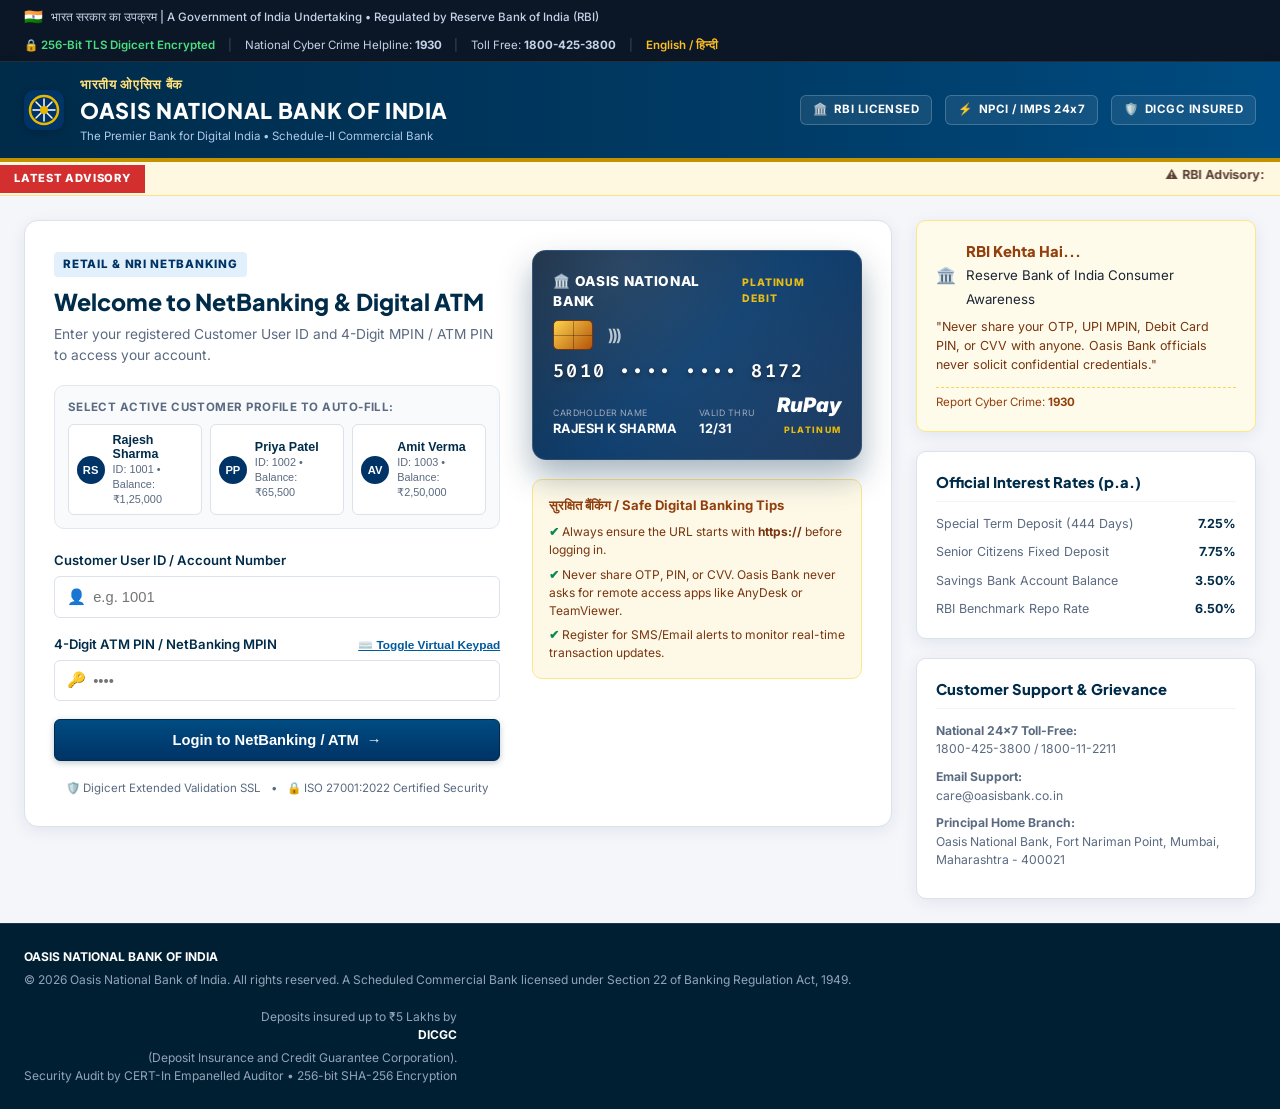
<file: Java-Task3-ATM-Interface/web-showcase/index.html>
<!DOCTYPE html>
<html lang="en">
<head>
  <meta charset="UTF-8">
  <meta name="viewport" content="width=device-width, initial-scale=1.0">
  <title>Oasis National Bank of India | Corporate NetBanking &amp; Digital ATM Portal</title>
  <link rel="preconnect" href="https://fonts.googleapis.com">
  <link rel="preconnect" href="https://fonts.gstatic.com" crossorigin>
  <link href="https://fonts.googleapis.com/css2?family=Fira+Code:wght@400;500;600&family=Inter:wght@300;400;500;600;700;800&family=Plus+Jakarta+Sans:wght@500;600;700;800&display=swap" rel="stylesheet">
  <link rel="stylesheet" href="style.css">
</head>
<body>
  <!-- Top Indian Government & RBI Regulatory Strip -->
  <div class="gov-topstrip">
    <div class="topstrip-inner">
      <div class="gov-identity">
        <span class="flag-icon">🇮🇳</span>
        <span class="gov-text">भारत सरकार का उपक्रम | A Government of India Undertaking • Regulated by Reserve Bank of India (RBI)</span>
      </div>
      <div class="topstrip-links">
        <span class="ssl-secure">🔒 256-Bit TLS Digicert Encrypted</span>
        <span class="divider">|</span>
        <span>National Cyber Crime Helpline: <strong>1930</strong></span>
        <span class="divider">|</span>
        <span>Toll Free: <strong>1800-425-3800</strong></span>
        <span class="divider">|</span>
        <span class="lang-switch">English / हिन्दी</span>
      </div>
    </div>
  </div>

  <!-- Main Bank Header & Navigation Bar -->
  <header class="bank-navbar">
    <div class="navbar-inner">
      <div class="brand-container">
        <div class="brand-crest">
          <svg viewBox="0 0 40 40" width="40" height="40" fill="none">
            <rect width="40" height="40" rx="10" fill="#003366"/>
            <circle cx="20" cy="20" r="14" stroke="#e6b800" stroke-width="2.5"/>
            <path d="M20 9v22M9 20h22M12 12l16 16M28 12L12 28" stroke="#ffffff" stroke-width="1.5" stroke-linecap="round"/>
            <circle cx="20" cy="20" r="4" fill="#e6b800"/>
          </svg>
        </div>
        <div class="brand-titles">
          <div class="brand-hindi">भारतीय ओएसिस बैंक</div>
          <div class="brand-english">OASIS NATIONAL BANK OF INDIA</div>
          <div class="brand-tagline">The Premier Bank for Digital India • Schedule-II Commercial Bank</div>
        </div>
      </div>

      <div class="trust-seals">
        <div class="seal-badge">
          <span class="seal-icon">🏛️</span>
          <span class="seal-text">RBI LICENSED</span>
        </div>
        <div class="seal-badge">
          <span class="seal-icon">⚡</span>
          <span class="seal-text">NPCI / IMPS 24x7</span>
        </div>
        <div class="seal-badge">
          <span class="seal-icon">🛡️</span>
          <span class="seal-text">DICGC INSURED</span>
        </div>
      </div>
    </div>
  </header>

  <!-- Live Notice Ticker -->
  <div class="news-ticker-bar">
    <div class="ticker-label">LATEST ADVISORY</div>
    <div class="ticker-content">
      <marquee behavior="scroll" direction="left" scrollamount="6">
        ⚠️ <strong>RBI Advisory:</strong> Oasis Bank never requests your OTP, UPI PIN, ATM PIN, or CVV. Never share banking credentials over phone or email. Report fraudulent SMS to 1930 immediately. • Special Fixed Deposit Rate: 7.25% p.a. for Senior Citizens. • 24x7 IMPS / UPI transfers are enabled for all savings accounts.
      </marquee>
    </div>
  </div>

  <!-- Primary Application Workspace -->
  <div class="portal-layout">
    <!-- Left Main Content Area -->
    <main class="main-portal-content">
      
      <!-- ================= SECTION 1: AUTHENTICATION PORTAL ================= -->
      <section id="auth-portal" class="portal-card active-card">
        <div class="auth-grid">
          <!-- Left Column: Login Form -->
          <div class="auth-form-column">
            <div class="auth-header">
              <span class="portal-badge">RETAIL &amp; NRI NETBANKING</span>
              <h2>Welcome to NetBanking &amp; Digital ATM</h2>
              <p>Enter your registered Customer User ID and 4-Digit MPIN / ATM PIN to access your account.</p>
            </div>

            <!-- Demo Customer Profiles (Quick Access for Demonstration) -->
            <div class="demo-customers-bar">
              <span class="bar-title">Select Active Customer Profile to Auto-Fill:</span>
              <div class="customer-pills">
                <button type="button" class="cust-pill" onclick="selectDemoCustomer('1001', '1234')">
                  <span class="cust-avatar">RS</span>
                  <div class="cust-details">
                    <strong>Rajesh Sharma</strong>
                    <small>ID: 1001 • Balance: ₹1,25,000</small>
                  </div>
                </button>
                <button type="button" class="cust-pill" onclick="selectDemoCustomer('1002', '4321')">
                  <span class="cust-avatar">PP</span>
                  <div class="cust-details">
                    <strong>Priya Patel</strong>
                    <small>ID: 1002 • Balance: ₹65,500</small>
                  </div>
                </button>
                <button type="button" class="cust-pill" onclick="selectDemoCustomer('1003', '9999')">
                  <span class="cust-avatar">AV</span>
                  <div class="cust-details">
                    <strong>Amit Verma</strong>
                    <small>ID: 1003 • Balance: ₹2,50,000</small>
                  </div>
                </button>
              </div>
            </div>

            <form id="netbanking-login-form" onsubmit="event.preventDefault(); submitLogin();">
              <div class="form-group">
                <label for="cust-userid">Customer User ID / Account Number</label>
                <div class="input-with-icon">
                  <span class="field-icon">👤</span>
                  <input type="text" id="cust-userid" placeholder="e.g. 1001" autocomplete="off" required>
                </div>
              </div>

              <div class="form-group">
                <div class="label-row">
                  <label for="cust-pin">4-Digit ATM PIN / NetBanking MPIN</label>
                  <button type="button" class="btn-toggle-keypad" onclick="toggleVirtualKeypad()">
                    ⌨️ Toggle Virtual Keypad
                  </button>
                </div>
                <div class="input-with-icon">
                  <span class="field-icon">🔑</span>
                  <input type="password" id="cust-pin" maxlength="4" placeholder="••••" autocomplete="off" required>
                </div>
              </div>

              <!-- Virtual Keypad (Real Indian Bank Anti-Keylogger Defense) -->
              <div id="virtual-keypad" class="virtual-keypad-panel hidden">
                <div class="keypad-header">
                  <span>Virtual Secure Keypad (Anti-Keylogger)</span>
                  <span class="scramble-note">Numbers are scrambled for security</span>
                </div>
                <div class="keypad-buttons" id="keypad-btn-container">
                  <!-- Generated dynamically in JS -->
                </div>
              </div>

              <!-- Security Lockout / Error Message Box -->
              <div id="login-alert" class="portal-alert error-alert hidden"></div>

              <div class="form-actions">
                <button type="submit" id="btn-login" class="btn-bank-primary">
                  <span>Login to NetBanking / ATM</span>
                  <span class="btn-arrow">→</span>
                </button>
              </div>

              <div class="security-cert-row">
                <span>🛡️ Digicert Extended Validation SSL</span>
                <span>•</span>
                <span>🔒 ISO 27001:2022 Certified Security</span>
              </div>
            </form>
          </div>

          <!-- Right Column: Security Banner & RuPay Card Graphic -->
          <div class="auth-info-column">
            <div class="rupay-card-showcase">
              <div class="rupay-platinum-card">
                <div class="card-glass-shine"></div>
                <div class="card-bank-header">
                  <span class="card-emblem">🏛️ OASIS NATIONAL BANK</span>
                  <span class="card-category">PLATINUM DEBIT</span>
                </div>
                <div class="card-chip-contactless">
                  <div class="emv-gold-chip">
                    <div class="chip-grid-line h"></div>
                    <div class="chip-grid-line v"></div>
                  </div>
                  <div class="wifi-contactless">
                    <span>)</span><span>)</span><span>)</span>
                  </div>
                </div>
                <div class="card-number-row" id="card-cardnumber">5010 •••• •••• 8172</div>
                <div class="card-meta-row">
                  <div>
                    <div class="card-lbl">CARDHOLDER NAME</div>
                    <div class="card-val" id="card-holdername">RAJESH K SHARMA</div>
                  </div>
                  <div>
                    <div class="card-lbl">VALID THRU</div>
                    <div class="card-val">12/31</div>
                  </div>
                  <div class="rupay-badge">
                    <span class="rupay-text">RuPay</span>
                    <span class="platinum-text">PLATINUM</span>
                  </div>
                </div>
              </div>
            </div>

            <!-- Indian Banking Anti-Phishing Advisory -->
            <div class="safe-banking-box">
              <h4>सुरक्षित बैंकिंग / Safe Digital Banking Tips</h4>
              <ul>
                <li>Always ensure the URL starts with <strong>https://</strong> before logging in.</li>
                <li>Never share OTP, PIN, or CVV. Oasis Bank never asks for remote access apps like AnyDesk or TeamViewer.</li>
                <li>Register for SMS/Email alerts to monitor real-time transaction updates.</li>
              </ul>
            </div>
          </div>
        </div>
      </section>

      <!-- ================= SECTION 2: AUTHENTICATED BANKING DASHBOARD ================= -->
      <section id="dashboard-portal" class="portal-card hidden">
        <!-- Customer Account Summary Strip -->
        <div class="customer-account-header">
          <div class="cust-info">
            <div class="cust-greeting">
              <span class="greeting-prefix">Welcome,</span>
              <h2 id="dash-cust-name">Rajesh Kumar Sharma</h2>
              <span class="kyc-badge">KYC VERIFIED ✔</span>
            </div>
            <div class="account-spec-tags">
              <span class="spec-tag">A/C: <strong id="dash-acc-no">501004928172</strong></span>
              <span class="spec-tag">Type: <strong id="dash-acc-type">Privilege Savings</strong></span>
              <span class="spec-tag">IFSC: <strong id="dash-ifsc">ONBI0001089</strong></span>
              <span class="spec-tag">Branch: <strong>Fort Mumbai Main (001089)</strong></span>
            </div>
          </div>
          <div class="balance-card">
            <span class="bal-title">Total Available Balance</span>
            <div class="bal-value-row">
              <span class="rupee-symbol">₹</span>
              <span class="bal-amount" id="dash-bal-amt">1,25,000.00</span>
            </div>
            <span class="bal-subtitle">Effective Available for Withdrawal &amp; Transfer</span>
          </div>
        </div>

        <!-- Real Indian Banking Navigation Tabs -->
        <nav class="bank-tabs-nav">
          <button class="bank-tab-btn active" onclick="switchBankTab('tab-passbook')">
            <span class="tab-icon">📄</span> Passbook &amp; Statement
          </button>
          <button class="bank-tab-btn" onclick="switchBankTab('tab-withdraw')">
            <span class="tab-icon">🏧</span> Cash Withdrawal
          </button>
          <button class="bank-tab-btn" onclick="switchBankTab('tab-deposit')">
            <span class="tab-icon">📥</span> Cash Deposit (CDM)
          </button>
          <button class="bank-tab-btn" onclick="switchBankTab('tab-transfer')">
            <span class="tab-icon">⚡</span> Fund Transfer (IMPS 24x7)
          </button>
          <button class="bank-tab-btn" onclick="switchBankTab('tab-card')">
            <span class="tab-icon">💳</span> RuPay Debit Card
          </button>
          <button class="bank-tab-btn tab-btn-logout" onclick="performLogout()">
            <span class="tab-icon">🔒</span> Secure Logout
          </button>
        </nav>

        <!-- TAB 1: PASSBOOK & ACCOUNT STATEMENT (ARRAYLIST TRANSACTION HISTORY) -->
        <div id="tab-passbook" class="tab-pane active-pane">
          <div class="pane-header">
            <div>
              <h3>Account Passbook &amp; Detailed Ledger</h3>
              <p>Complete record of debits, credits, and real-time running balance.</p>
            </div>
            <div class="pane-actions">
              <button class="btn-bank-secondary" onclick="printOfficialPassbook()">🖨️ Print Passbook</button>
              <button class="btn-bank-secondary" onclick="simulateDownloadStatement()">📥 Download PDF Statement</button>
            </div>
          </div>

          <!-- Passbook Statement Table -->
          <div class="passbook-table-wrapper">
            <table class="passbook-table">
              <thead>
                <tr>
                  <th>Date &amp; Time (IST)</th>
                  <th>UTR / Txn Ref No</th>
                  <th>Narration / Description</th>
                  <th>Channel</th>
                  <th>Debit (Dr)</th>
                  <th>Credit (Cr)</th>
                  <th>Running Balance</th>
                </tr>
              </thead>
              <tbody id="passbook-rows">
                <!-- Dynamically populated from ArrayList -->
              </tbody>
            </table>
          </div>

          <div class="passbook-summary-footer">
            <span id="passbook-entry-count">Total Ledger Entries: 1</span>
            <span class="disclaimer-note">Computer generated passbook extract. No physical signature required.</span>
          </div>
        </div>

        <!-- TAB 2: ATM CASH WITHDRAWAL -->
        <div id="tab-withdraw" class="tab-pane">
          <div class="pane-header">
            <div>
              <h3>ATM Cash Dispenser</h3>
              <p>Select a Fast Cash denomination or enter custom amount to dispense Indian currency.</p>
            </div>
          </div>

          <div class="atm-panel-grid">
            <div class="fast-cash-section">
              <label class="section-lbl">Fast Cash Shortcuts:</label>
              <div class="fast-cash-buttons">
                <button type="button" class="btn-fast-cash" onclick="processWithdrawal(500)">₹500</button>
                <button type="button" class="btn-fast-cash" onclick="processWithdrawal(1000)">₹1,000</button>
                <button type="button" class="btn-fast-cash" onclick="processWithdrawal(2000)">₹2,000</button>
                <button type="button" class="btn-fast-cash" onclick="processWithdrawal(5000)">₹5,000</button>
                <button type="button" class="btn-fast-cash" onclick="processWithdrawal(10000)">₹10,000</button>
                <button type="button" class="btn-fast-cash" onclick="processWithdrawal(20000)">₹20,000</button>
              </div>

              <div class="custom-amt-form">
                <label for="custom-wth-amt">Or Enter Custom Amount (in multiples of ₹100 / ₹500):</label>
                <div class="input-inline">
                  <span class="inline-curr">₹</span>
                  <input type="number" id="custom-wth-amt" placeholder="e.g. 3500" step="100" min="100">
                  <button type="button" class="btn-bank-primary" onclick="processCustomWithdrawal()">Dispense Cash</button>
                </div>
              </div>

              <div id="withdraw-status-msg" class="portal-alert hidden"></div>
            </div>

            <!-- ATM Cash Shutter & Denomination breakdown -->
            <div class="atm-dispenser-simulator">
              <div class="dispenser-box">
                <div class="dispenser-shutter" id="atm-shutter">
                  <div class="shutter-line"></div>
                  <span id="shutter-label">CASH SHUTTER CLOSED</span>
                </div>
                <div class="dispensed-notes-area" id="dispensed-notes-display">
                  <span class="standby-text">ATM Ready • Multiples of ₹500, ₹200, ₹100 available</span>
                </div>
              </div>
            </div>
          </div>
        </div>

        <!-- TAB 3: CASH DEPOSIT (CDM RECYCLER) -->
        <div id="tab-deposit" class="tab-pane">
          <div class="pane-header">
            <div>
              <h3>Cash Deposit Machine (CDM / Cash Recycler)</h3>
              <p>Deposit currency banknotes directly into your savings account with real-time bill verification.</p>
            </div>
          </div>

          <div class="cdm-grid">
            <div class="cdm-form">
              <div class="form-group">
                <label for="deposit-bill-amt">Enter Deposit Amount (₹):</label>
                <div class="input-inline">
                  <span class="inline-curr">₹</span>
                  <input type="number" id="deposit-bill-amt" placeholder="e.g. 15000" min="100" step="100">
                  <button type="button" class="btn-bank-primary" onclick="processDeposit()">Insert &amp; Credit</button>
                </div>
              </div>
              <p class="cdm-hint">Accepted Banknotes: ₹500, ₹200, ₹100. Soiled or mutilated notes will be returned automatically.</p>
              <div id="deposit-status-msg" class="portal-alert hidden"></div>
            </div>

            <div class="cdm-visual-slot">
              <div class="cdm-green-light"></div>
              <div class="cdm-slot-mouth">
                <span>INSERT CASH NOTES HERE</span>
              </div>
            </div>
          </div>
        </div>

        <!-- TAB 4: INTER-BANK / INTRA-BANK FUND TRANSFER (IMPS 24x7) -->
        <div id="tab-transfer" class="tab-pane">
          <div class="pane-header">
            <div>
              <h3>National Inter-Bank &amp; Intra-Bank Transfer</h3>
              <p>Instant fund transfer powered by National Payments Corporation of India (NPCI / IMPS 24x7).</p>
            </div>
          </div>

          <div class="transfer-form-grid">
            <form onsubmit="event.preventDefault(); processFundTransfer();">
              <div class="form-row-2">
                <div class="form-group">
                  <label for="beneficiary-id">Beneficiary Account ID / Number</label>
                  <input type="text" id="beneficiary-id" placeholder="e.g. 1002 (Priya) or 1003 (Amit)" onchange="lookupBeneficiary()" required>
                  <span class="beneficiary-preview" id="beneficiary-preview-text"></span>
                </div>

                <div class="form-group">
                  <label for="transfer-ifsc">Beneficiary Bank IFSC Code</label>
                  <input type="text" id="transfer-ifsc" value="ONBI0001089" required>
                </div>
              </div>

              <div class="form-row-2">
                <div class="form-group">
                  <label for="transfer-amt-input">Amount to Transfer (₹)</label>
                  <div class="input-inline">
                    <span class="inline-curr">₹</span>
                    <input type="number" id="transfer-amt-input" placeholder="e.g. 5000" min="1" step="1" required>
                  </div>
                </div>

                <div class="form-group">
                  <label for="transfer-remarks">Payment Narration / Remarks</label>
                  <input type="text" id="transfer-remarks" placeholder="e.g. Invoice settlement, Rent, Family" required>
                </div>
              </div>

              <div class="form-group">
                <label>Transfer Type</label>
                <div class="transfer-radio-group">
                  <label class="radio-card active">
                    <input type="radio" name="trf-type" value="IMPS" checked>
                    <strong>IMPS (Immediate Payment Service)</strong>
                    <small>Instant 24x7 • Zero Transaction Fees</small>
                  </label>
                  <label class="radio-card">
                    <input type="radio" name="trf-type" value="NEFT">
                    <strong>NEFT (National Electronic Fund Transfer)</strong>
                    <small>Hourly Batches • RBI Settlement</small>
                  </label>
                </div>
              </div>

              <div id="transfer-status-msg" class="portal-alert hidden"></div>

              <button type="submit" class="btn-bank-primary">Confirm &amp; Transmit Funds via IMPS</button>
            </form>
          </div>
        </div>

        <!-- TAB 5: RUPAY PLATINUM CARD MANAGEMENT -->
        <div id="tab-card" class="tab-pane">
          <div class="pane-header">
            <div>
              <h3>RuPay Platinum Debit Card Controls</h3>
              <p>Manage international/domestic limits, contactless tap &amp; pay, and card security.</p>
            </div>
          </div>

          <div class="card-mgmt-grid">
            <div class="card-controls-col">
              <div class="control-row">
                <div>
                  <strong>Domestic ATM Cash Withdrawal Limit</strong>
                  <p>Daily maximum withdrawal cap</p>
                </div>
                <span class="limit-badge">₹50,000 / Day</span>
              </div>

              <div class="control-row">
                <div>
                  <strong>Contactless Tap &amp; Pay (NFC)</strong>
                  <p>Allow payments up to ₹5,000 without PIN</p>
                </div>
                <label class="switch">
                  <input type="checkbox" checked onchange="notifySetting('Contactless payment')">
                  <span class="slider"></span>
                </label>
              </div>

              <div class="control-row">
                <div>
                  <strong>E-Commerce / Online Transactions</strong>
                  <p>Verified by RuPay / 3D Secure OTP</p>
                </div>
                <label class="switch">
                  <input type="checkbox" checked onchange="notifySetting('Online transactions')">
                  <span class="slider"></span>
                </label>
              </div>

              <div class="control-row danger-row">
                <div>
                  <strong>Emergency Card Hotlist / Temporary Freeze</strong>
                  <p>Instantly lock card in case of theft or fraud</p>
                </div>
                <button type="button" class="btn-freeze-card" onclick="toggleCardFreeze(this)">Lock Card</button>
              </div>
            </div>
          </div>
        </div>
      </section>
    </main>

    <!-- Right Sidebar: Official Indian Banking Information -->
    <aside class="portal-sidebar">
      <!-- RBI Kehta Hai Advisory Card -->
      <div class="sidebar-card rbi-advisory-card">
        <div class="rbi-header">
          <span class="rbi-crest">🏛️</span>
          <div>
            <h4>RBI Kehta Hai...</h4>
            <small>Reserve Bank of India Consumer Awareness</small>
          </div>
        </div>
        <p class="rbi-quote">"Never share your OTP, UPI MPIN, Debit Card PIN, or CVV with anyone. Oasis Bank officials never solicit confidential credentials."</p>
        <div class="rbi-footer">
          <span>Report Cyber Crime: <strong>1930</strong></span>
        </div>
      </div>

      <!-- Live Bank Deposit & Lending Rates -->
      <div class="sidebar-card">
        <h4>Official Interest Rates (p.a.)</h4>
        <div class="rates-list">
          <div class="rate-item">
            <span>Special Term Deposit (444 Days)</span>
            <strong>7.25%</strong>
          </div>
          <div class="rate-item">
            <span>Senior Citizens Fixed Deposit</span>
            <strong>7.75%</strong>
          </div>
          <div class="rate-item">
            <span>Savings Bank Account Balance</span>
            <strong>3.50%</strong>
          </div>
          <div class="rate-item">
            <span>RBI Benchmark Repo Rate</span>
            <strong>6.50%</strong>
          </div>
        </div>
      </div>

      <!-- Branch & Support Information -->
      <div class="sidebar-card">
        <h4>Customer Support &amp; Grievance</h4>
        <div class="support-info">
          <p><strong>National 24x7 Toll-Free:</strong><br>1800-425-3800 / 1800-11-2211</p>
          <p><strong>Email Support:</strong><br>care@oasisbank.co.in</p>
          <p><strong>Principal Home Branch:</strong><br>Oasis National Bank, Fort Nariman Point, Mumbai, Maharashtra - 400021</p>
        </div>
      </div>
    </aside>
  </div>

  <!-- Official Bank Thermal Receipt Modal -->
  <div id="receipt-modal" class="modal-backdrop hidden" onclick="closeReceiptModal()">
    <div class="bank-receipt-sheet" onclick="event.stopPropagation()">
      <div class="sheet-top">
        <h3>भारतीय ओएसिस बैंक</h3>
        <h4>OASIS NATIONAL BANK OF INDIA</h4>
        <p>A Govt. of India Undertaking • Fort Mumbai Main Branch</p>
        <p class="dotted-sep">----------------------------------------------------</p>
        <h5>CUSTOMER TRANSACTION ADVICE SLIP</h5>
      </div>
      <div class="sheet-body" id="receipt-dynamic-content">
        <!-- Injected dynamically -->
      </div>
      <div class="sheet-bottom">
        <p class="dotted-sep">----------------------------------------------------</p>
        <p>Thank you for banking with Oasis National Bank.</p>
        <p>This is a computer generated slip and requires no physical signature.</p>
        <button class="btn-print-slip" onclick="window.print()">Print Slip</button>
        <button class="btn-close-slip" onclick="closeReceiptModal()">Close</button>
      </div>
    </div>
  </div>

  <!-- Footer -->
  <footer class="portal-footer">
    <div class="footer-inner">
      <div class="footer-col">
        <strong>OASIS NATIONAL BANK OF INDIA</strong>
        <p>© 2026 Oasis National Bank of India. All rights reserved. A Scheduled Commercial Bank licensed under Section 22 of Banking Regulation Act, 1949.</p>
      </div>
      <div class="footer-col text-right">
        <p>Deposits insured up to ₹5 Lakhs by <strong>DICGC</strong> (Deposit Insurance and Credit Guarantee Corporation).</p>
        <p>Security Audit by CERT-In Empanelled Auditor • 256-bit SHA-256 Encryption</p>
      </div>
    </div>
  </footer>

  <script src="app.js"></script>
</body>
</html>
</file>
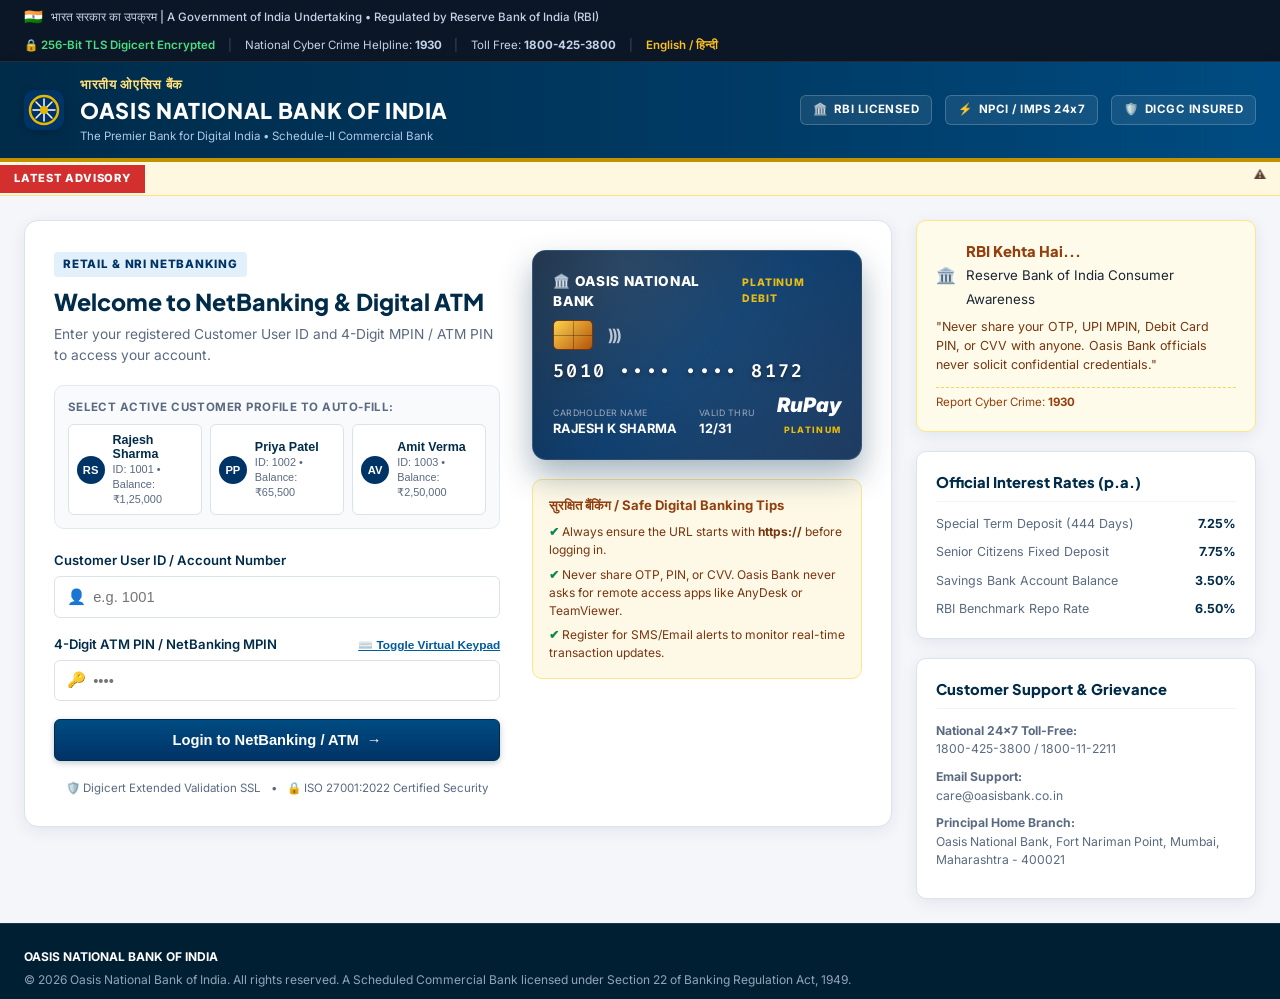
<file: Java-Task3-ATM-Interface/ATM-Web-Interface.html>
<!DOCTYPE html>
<html lang="en">
<head>
  <meta charset="UTF-8">
  <meta http-equiv="refresh" content="0; url=web-showcase/index.html">
  <title>Redirecting to ATM Web Interface...</title>
</head>
<body style="background:#0a0e17;color:#fff;font-family:sans-serif;display:flex;align-items:center;justify-content:center;height:100vh;margin:0;">
  <p>Loading Oasis Global Bank ATM Interface... If not redirected, <a href="web-showcase/index.html" style="color:#06b6d4;">click here</a>.</p>
</body>
</html>
</file>
<file: Java-Task3-ATM-Interface/web-showcase/style.css>
/* ==========================================================================
   OASIS NATIONAL BANK OF INDIA - ENTERPRISE NETBANKING & DIGITAL ATM PORTAL
   Corporate Style Sheet inspired by Premier Indian Commercial Banks
   ========================================================================== */

:root {
  --bank-navy: #002b49;
  --bank-primary: #003366;
  --bank-secondary: #005a9e;
  --bank-accent-gold: #c29200;
  --bank-gold-light: #fef9e7;
  --bank-saffron: #ff8000;
  --bank-green: #0a8754;
  --bank-red: #d32f2f;
  --bg-page: #f4f6fa;
  --bg-card: #ffffff;
  --text-dark: #1b2533;
  --text-muted: #5a6a80;
  --border-light: #dbe2ea;
  --border-focus: #005a9e;
  --font-main: 'Inter', -apple-system, BlinkMacSystemFont, 'Segoe UI', Roboto, sans-serif;
  --font-heading: 'Plus Jakarta Sans', 'Inter', sans-serif;
  --font-mono: 'Fira Code', monospace;
  --radius-sm: 6px;
  --radius-md: 10px;
  --radius-lg: 14px;
  --shadow-card: 0 4px 16px rgba(0, 43, 73, 0.08);
  --shadow-hover: 0 8px 24px rgba(0, 43, 73, 0.12);
}

* {
  box-sizing: border-box;
  margin: 0;
  padding: 0;
}

body {
  font-family: var(--font-main);
  background-color: var(--bg-page);
  color: var(--text-dark);
  line-height: 1.5;
  min-height: 100vh;
  display: flex;
  flex-direction: column;
}

/* --- Top Government & Regulatory Strip --- */
.gov-topstrip {
  background-color: #0b1726;
  color: #c5d3e8;
  font-size: 0.72rem;
  border-bottom: 1px solid rgba(255, 255, 255, 0.1);
}

.topstrip-inner {
  max-width: 1360px;
  margin: 0 auto;
  padding: 0.4rem 1.5rem;
  display: flex;
  justify-content: space-between;
  align-items: center;
  flex-wrap: wrap;
  gap: 0.5rem;
}

.gov-identity {
  display: flex;
  align-items: center;
  gap: 0.5rem;
  font-weight: 500;
}

.flag-icon {
  font-size: 0.95rem;
}

.topstrip-links {
  display: flex;
  align-items: center;
  gap: 0.8rem;
}

.topstrip-links .divider {
  color: #3b4d66;
}

.ssl-secure {
  color: #4ade80;
  font-weight: 600;
}

.lang-switch {
  cursor: pointer;
  color: #fbbf24;
  font-weight: 600;
}

/* --- Bank Navigation Header --- */
.bank-navbar {
  background: linear-gradient(90deg, #002b49 0%, #003b66 60%, #004c82 100%);
  color: #fff;
  border-bottom: 4px solid var(--bank-accent-gold);
  box-shadow: 0 4px 12px rgba(0, 0, 0, 0.15);
}

.navbar-inner {
  max-width: 1360px;
  margin: 0 auto;
  padding: 0.85rem 1.5rem;
  display: flex;
  justify-content: space-between;
  align-items: center;
}

.brand-container {
  display: flex;
  align-items: center;
  gap: 1rem;
}

.brand-crest {
  display: flex;
  align-items: center;
  justify-content: center;
  filter: drop-shadow(0 2px 4px rgba(0, 0, 0, 0.2));
}

.brand-hindi {
  font-size: 0.82rem;
  color: #ffdf7a;
  font-weight: 600;
  letter-spacing: 0.05em;
}

.brand-english {
  font-family: var(--font-heading);
  font-size: 1.35rem;
  font-weight: 800;
  letter-spacing: 0.03em;
  color: #ffffff;
}

.brand-tagline {
  font-size: 0.72rem;
  color: #b0c8e8;
}

.trust-seals {
  display: flex;
  gap: 0.8rem;
}

.seal-badge {
  display: flex;
  align-items: center;
  gap: 0.4rem;
  background: rgba(255, 255, 255, 0.08);
  border: 1px solid rgba(255, 255, 255, 0.2);
  padding: 0.35rem 0.75rem;
  border-radius: var(--radius-sm);
  font-size: 0.72rem;
  font-weight: 700;
  letter-spacing: 0.04em;
}

/* --- Live Advisory Ticker --- */
.news-ticker-bar {
  background: #fff8e1;
  border-bottom: 1px solid #ffe082;
  display: flex;
  align-items: center;
  font-size: 0.78rem;
  color: #5d4037;
  overflow: hidden;
}

.ticker-label {
  background: #d32f2f;
  color: #fff;
  font-weight: 800;
  font-size: 0.7rem;
  padding: 0.35rem 0.9rem;
  letter-spacing: 0.06em;
  flex-shrink: 0;
}

.ticker-content {
  flex: 1;
  padding: 0.25rem 0.8rem;
}

/* --- Portal Layout --- */
.portal-layout {
  max-width: 1360px;
  margin: 1.5rem auto;
  padding: 0 1.5rem;
  display: grid;
  grid-template-columns: 1fr 340px;
  gap: 1.5rem;
  flex: 1;
  width: 100%;
}

@media (max-width: 1080px) {
  .portal-layout {
    grid-template-columns: 1fr;
  }
}

.main-portal-content {
  min-width: 0;
}

.portal-card {
  background: var(--bg-card);
  border: 1px solid var(--border-light);
  border-radius: var(--radius-lg);
  box-shadow: var(--shadow-card);
  padding: 1.8rem;
}

.portal-card.hidden {
  display: none;
}

/* --- Section 1: Authentication Portal --- */
.auth-grid {
  display: grid;
  grid-template-columns: 1.15fr 0.85fr;
  gap: 2rem;
}

@media (max-width: 900px) {
  .auth-grid {
    grid-template-columns: 1fr;
  }
}

.portal-badge {
  display: inline-block;
  background: #e1f0fa;
  color: var(--bank-primary);
  font-size: 0.72rem;
  font-weight: 800;
  letter-spacing: 0.06em;
  padding: 0.25rem 0.6rem;
  border-radius: 4px;
  margin-bottom: 0.5rem;
}

.auth-header h2 {
  font-family: var(--font-heading);
  font-size: 1.45rem;
  color: var(--bank-navy);
  margin-bottom: 0.3rem;
  font-weight: 800;
}

.auth-header p {
  color: var(--text-muted);
  font-size: 0.86rem;
  margin-bottom: 1.2rem;
}

/* Demo Customer Selector */
.demo-customers-bar {
  background: #f8fafc;
  border: 1px solid #e2e8f0;
  border-radius: var(--radius-md);
  padding: 0.8rem;
  margin-bottom: 1.4rem;
}

.bar-title {
  display: block;
  font-size: 0.72rem;
  font-weight: 700;
  color: var(--text-muted);
  text-transform: uppercase;
  letter-spacing: 0.04em;
  margin-bottom: 0.5rem;
}

.customer-pills {
  display: grid;
  grid-template-columns: repeat(3, 1fr);
  gap: 0.5rem;
}

.cust-pill {
  background: #ffffff;
  border: 1px solid var(--border-light);
  border-radius: var(--radius-sm);
  padding: 0.5rem;
  text-align: left;
  display: flex;
  align-items: center;
  gap: 0.5rem;
  cursor: pointer;
  transition: all 0.2s;
}

.cust-pill:hover {
  border-color: var(--bank-secondary);
  background: #f0f7ff;
}

.cust-avatar {
  width: 28px;
  height: 28px;
  border-radius: 50%;
  background: var(--bank-primary);
  color: #fff;
  font-size: 0.7rem;
  font-weight: 700;
  display: flex;
  align-items: center;
  justify-content: center;
  flex-shrink: 0;
}

.cust-details strong {
  display: block;
  font-size: 0.78rem;
  color: var(--bank-navy);
}

.cust-details small {
  font-size: 0.68rem;
  color: var(--text-muted);
}

/* NetBanking Form */
.form-group {
  margin-bottom: 1.1rem;
}

.form-group label {
  display: block;
  font-size: 0.82rem;
  font-weight: 600;
  color: var(--bank-navy);
  margin-bottom: 0.35rem;
}

.label-row {
  display: flex;
  justify-content: space-between;
  align-items: center;
  margin-bottom: 0.35rem;
}

.label-row label {
  margin-bottom: 0;
}

.btn-toggle-keypad {
  background: transparent;
  border: none;
  color: var(--bank-secondary);
  font-size: 0.74rem;
  font-weight: 600;
  cursor: pointer;
  text-decoration: underline;
}

.input-with-icon {
  position: relative;
  display: flex;
  align-items: center;
}

.field-icon {
  position: absolute;
  left: 0.8rem;
  font-size: 0.95rem;
  pointer-events: none;
}

.input-with-icon input,
.form-group input,
.input-inline input {
  width: 100%;
  padding: 0.72rem 0.85rem 0.72rem 2.4rem;
  border: 1px solid var(--border-light);
  border-radius: var(--radius-sm);
  font-size: 0.92rem;
  color: var(--text-dark);
  background: #ffffff;
  transition: border-color 0.2s, box-shadow 0.2s;
}

.form-group input:not([type="password"]):focus,
.form-group input[type="password"]:focus,
.input-with-icon input:focus {
  outline: none;
  border-color: var(--border-focus);
  box-shadow: 0 0 0 3px rgba(0, 90, 158, 0.15);
}

/* Virtual Keypad Panel */
.virtual-keypad-panel {
  background: #f1f5f9;
  border: 1px solid #cbd5e1;
  border-radius: var(--radius-sm);
  padding: 0.8rem;
  margin-bottom: 1rem;
}

.virtual-keypad-panel.hidden {
  display: none;
}

.keypad-header {
  display: flex;
  justify-content: space-between;
  font-size: 0.7rem;
  font-weight: 700;
  color: var(--bank-navy);
  margin-bottom: 0.5rem;
}

.scramble-note {
  color: var(--text-muted);
  font-weight: 400;
}

.keypad-buttons {
  display: grid;
  grid-template-columns: repeat(6, 1fr);
  gap: 0.4rem;
}

.vkey {
  background: #ffffff;
  border: 1px solid #cbd5e1;
  border-radius: 4px;
  padding: 0.4rem;
  font-weight: 700;
  font-family: var(--font-mono);
  font-size: 0.95rem;
  color: var(--bank-navy);
  cursor: pointer;
  box-shadow: 0 1px 2px rgba(0, 0, 0, 0.05);
}

.vkey:hover {
  background: #e2e8f0;
}

.vkey-action {
  font-size: 0.65rem;
  background: #e2e8f0;
  font-family: var(--font-main);
}

/* Buttons */
.btn-bank-primary {
  background: linear-gradient(180deg, #004c82 0%, #003366 100%);
  color: #ffffff;
  border: 1px solid #002b49;
  border-radius: var(--radius-sm);
  padding: 0.75rem 1.4rem;
  font-size: 0.92rem;
  font-weight: 700;
  cursor: pointer;
  display: inline-flex;
  align-items: center;
  justify-content: center;
  gap: 0.5rem;
  box-shadow: 0 2px 6px rgba(0, 43, 73, 0.25);
  transition: all 0.15s;
  width: 100%;
}

.btn-bank-primary:hover {
  background: #002b49;
}

.btn-bank-secondary {
  background: #ffffff;
  color: var(--bank-primary);
  border: 1px solid var(--border-light);
  border-radius: var(--radius-sm);
  padding: 0.5rem 1rem;
  font-size: 0.8rem;
  font-weight: 600;
  cursor: pointer;
  transition: background 0.15s;
}

.btn-bank-secondary:hover {
  background: #f0f7ff;
  border-color: var(--bank-secondary);
}

.portal-alert {
  padding: 0.75rem 1rem;
  border-radius: var(--radius-sm);
  font-size: 0.82rem;
  margin-bottom: 1rem;
  font-weight: 500;
}

.portal-alert.hidden {
  display: none;
}

.error-alert {
  background: #fef2f2;
  border: 1px solid #fecaca;
  color: #b91c1c;
}

.success-alert {
  background: #f0fdf4;
  border: 1px solid #bbf7d0;
  color: #15803d;
}

.security-cert-row {
  margin-top: 1.2rem;
  display: flex;
  justify-content: center;
  gap: 0.6rem;
  font-size: 0.72rem;
  color: var(--text-muted);
}

/* Photorealistic RuPay Card Graphic */
.rupay-card-showcase {
  perspective: 1000px;
  margin-bottom: 1.2rem;
}

.rupay-platinum-card {
  width: 100%;
  max-width: 360px;
  height: 210px;
  background: linear-gradient(135deg, #091f38 0%, #003366 50%, #1e3a5f 100%);
  border-radius: 14px;
  padding: 1.25rem;
  color: #fff;
  position: relative;
  box-shadow: 0 16px 32px rgba(0, 43, 73, 0.35);
  display: flex;
  flex-direction: column;
  justify-content: space-between;
  border: 1px solid rgba(255, 255, 255, 0.18);
  overflow: hidden;
  margin: 0 auto;
}

.card-glass-shine {
  position: absolute;
  top: -60%;
  left: -60%;
  width: 220%;
  height: 220%;
  background: radial-gradient(circle at 40% 30%, rgba(255, 255, 255, 0.15), transparent 60%);
  pointer-events: none;
}

.card-bank-header {
  display: flex;
  justify-content: space-between;
  align-items: center;
}

.card-emblem {
  font-size: 0.85rem;
  font-weight: 800;
  letter-spacing: 0.05em;
}

.card-category {
  font-size: 0.65rem;
  font-weight: 800;
  color: #e6b800;
  letter-spacing: 0.08em;
}

.card-chip-contactless {
  display: flex;
  align-items: center;
  gap: 0.9rem;
}

.emv-gold-chip {
  width: 40px;
  height: 30px;
  background: linear-gradient(135deg, #fcd34d 0%, #b45309 100%);
  border-radius: 5px;
  border: 1px solid #78350f;
  position: relative;
}

.chip-grid-line.h {
  position: absolute;
  top: 50%;
  left: 0;
  right: 0;
  height: 1px;
  background: rgba(0, 0, 0, 0.3);
}

.chip-grid-line.v {
  position: absolute;
  left: 50%;
  top: 0;
  bottom: 0;
  width: 1px;
  background: rgba(0, 0, 0, 0.3);
}

.wifi-contactless {
  font-weight: 700;
  color: rgba(255, 255, 255, 0.7);
  letter-spacing: -2px;
}

.card-number-row {
  font-family: var(--font-mono);
  font-size: 1.15rem;
  font-weight: 600;
  letter-spacing: 0.12em;
  text-shadow: 0 2px 4px rgba(0, 0, 0, 0.6);
}

.card-meta-row {
  display: flex;
  justify-content: space-between;
  align-items: flex-end;
}

.card-lbl {
  font-size: 0.55rem;
  color: #94a3b8;
  letter-spacing: 0.05em;
}

.card-val {
  font-size: 0.8rem;
  font-weight: 700;
}

.rupay-badge {
  text-align: right;
}

.rupay-text {
  font-size: 1.25rem;
  font-weight: 900;
  font-style: italic;
  display: block;
  line-height: 1;
  color: #fff;
}

.platinum-text {
  font-size: 0.55rem;
  font-weight: 800;
  letter-spacing: 0.15em;
  color: #e6b800;
}

.safe-banking-box {
  background: var(--bank-gold-light);
  border: 1px solid #fde68a;
  border-radius: var(--radius-md);
  padding: 1rem;
}

.safe-banking-box h4 {
  font-size: 0.82rem;
  color: #92400e;
  margin-bottom: 0.5rem;
  font-weight: 700;
}

.safe-banking-box ul {
  list-style: none;
  font-size: 0.75rem;
  color: #78350f;
  display: flex;
  flex-direction: column;
  gap: 0.4rem;
}

.safe-banking-box li::before {
  content: '✔ ';
  color: var(--bank-green);
  font-weight: 800;
}

/* --- Section 2: Authenticated Banking Dashboard --- */
.customer-account-header {
  display: flex;
  justify-content: space-between;
  align-items: center;
  background: #f8fafc;
  border: 1px solid var(--border-light);
  border-radius: var(--radius-md);
  padding: 1.2rem 1.5rem;
  margin-bottom: 1.2rem;
  flex-wrap: wrap;
  gap: 1rem;
}

.cust-greeting {
  display: flex;
  align-items: center;
  gap: 0.6rem;
  margin-bottom: 0.4rem;
}

.greeting-prefix {
  font-size: 0.85rem;
  color: var(--text-muted);
}

.cust-greeting h2 {
  font-family: var(--font-heading);
  font-size: 1.3rem;
  color: var(--bank-navy);
  font-weight: 800;
}

.kyc-badge {
  background: #dcfce7;
  color: #15803d;
  font-size: 0.65rem;
  font-weight: 800;
  padding: 0.2rem 0.5rem;
  border-radius: 9999px;
  border: 1px solid #86efac;
}

.account-spec-tags {
  display: flex;
  gap: 1rem;
  font-size: 0.78rem;
  color: var(--text-muted);
  flex-wrap: wrap;
}

.spec-tag strong {
  color: var(--bank-navy);
}

.balance-card {
  text-align: right;
  background: #ffffff;
  border: 1px solid var(--border-light);
  border-radius: var(--radius-sm);
  padding: 0.8rem 1.2rem;
  box-shadow: 0 2px 6px rgba(0, 0, 0, 0.04);
}

.bal-title {
  display: block;
  font-size: 0.7rem;
  font-weight: 700;
  color: var(--text-muted);
  text-transform: uppercase;
  letter-spacing: 0.04em;
}

.bal-value-row {
  display: flex;
  align-items: baseline;
  justify-content: flex-end;
  gap: 0.2rem;
}

.rupee-symbol {
  font-size: 1.2rem;
  font-weight: 700;
  color: var(--bank-green);
}

.bal-amount {
  font-family: var(--font-heading);
  font-size: 1.6rem;
  font-weight: 800;
  color: var(--bank-navy);
}

.bal-subtitle {
  font-size: 0.65rem;
  color: var(--text-muted);
}

/* Bank Navigation Tabs */
.bank-tabs-nav {
  display: flex;
  border-bottom: 2px solid var(--border-light);
  margin-bottom: 1.5rem;
  gap: 0.3rem;
  flex-wrap: wrap;
}

.bank-tab-btn {
  background: transparent;
  border: none;
  padding: 0.75rem 1.1rem;
  font-size: 0.86rem;
  font-weight: 600;
  color: var(--text-muted);
  cursor: pointer;
  display: flex;
  align-items: center;
  gap: 0.4rem;
  border-bottom: 3px solid transparent;
  margin-bottom: -2px;
  transition: all 0.15s;
}

.bank-tab-btn:hover {
  color: var(--bank-primary);
  background: #f1f5f9;
}

.bank-tab-btn.active {
  color: var(--bank-primary);
  border-bottom-color: var(--bank-primary);
  font-weight: 700;
  background: #f8fafc;
}

.bank-tab-btn.tab-btn-logout {
  margin-left: auto;
  color: var(--bank-red);
}

.bank-tab-btn.tab-btn-logout:hover {
  background: #fef2f2;
}

/* Tab Panes */
.tab-pane {
  display: none;
}

.tab-pane.active-pane {
  display: block;
  animation: fadeIn 0.2s ease-out;
}

@keyframes fadeIn {
  from { opacity: 0; transform: translateY(4px); }
  to { opacity: 1; transform: translateY(0); }
}

.pane-header {
  display: flex;
  justify-content: space-between;
  align-items: center;
  margin-bottom: 1.2rem;
  flex-wrap: wrap;
  gap: 0.8rem;
}

.pane-header h3 {
  font-family: var(--font-heading);
  font-size: 1.15rem;
  color: var(--bank-navy);
  font-weight: 800;
}

.pane-header p {
  font-size: 0.82rem;
  color: var(--text-muted);
}

.pane-actions {
  display: flex;
  gap: 0.6rem;
}

/* Passbook Table */
.passbook-table-wrapper {
  border: 1px solid var(--border-light);
  border-radius: var(--radius-sm);
  overflow-x: auto;
  max-height: 380px;
}

.passbook-table {
  width: 100%;
  border-collapse: collapse;
  font-size: 0.82rem;
  text-align: left;
}

.passbook-table th {
  background: #f8fafc;
  color: var(--bank-navy);
  font-weight: 700;
  padding: 0.75rem 0.9rem;
  border-bottom: 2px solid var(--border-light);
  position: sticky;
  top: 0;
  z-index: 1;
}

.passbook-table td {
  padding: 0.75rem 0.9rem;
  border-bottom: 1px solid #edf2f7;
}

.passbook-table tr:hover {
  background: #f8fafc;
}

.text-credit {
  color: var(--bank-green);
  font-weight: 700;
  font-family: var(--font-mono);
}

.text-debit {
  color: var(--bank-red);
  font-weight: 700;
  font-family: var(--font-mono);
}

.running-bal {
  font-weight: 700;
  color: var(--bank-navy);
  font-family: var(--font-mono);
}

.passbook-summary-footer {
  display: flex;
  justify-content: space-between;
  align-items: center;
  margin-top: 0.8rem;
  font-size: 0.74rem;
  color: var(--text-muted);
}

/* ATM Cash Dispenser */
.atm-panel-grid {
  display: grid;
  grid-template-columns: 1fr 340px;
  gap: 1.5rem;
}

@media (max-width: 800px) {
  .atm-panel-grid {
    grid-template-columns: 1fr;
  }
}

.section-lbl {
  display: block;
  font-size: 0.82rem;
  font-weight: 700;
  color: var(--bank-navy);
  margin-bottom: 0.6rem;
}

.fast-cash-buttons {
  display: grid;
  grid-template-columns: repeat(3, 1fr);
  gap: 0.6rem;
  margin-bottom: 1.2rem;
}

.btn-fast-cash {
  background: #ffffff;
  border: 1px solid var(--border-light);
  border-radius: var(--radius-sm);
  padding: 0.85rem;
  font-size: 1.1rem;
  font-weight: 700;
  color: var(--bank-primary);
  cursor: pointer;
  box-shadow: 0 1px 3px rgba(0, 0, 0, 0.05);
  transition: all 0.15s;
}

.btn-fast-cash:hover {
  background: var(--bank-primary);
  color: #fff;
  border-color: var(--bank-primary);
}

.custom-amt-form {
  margin-top: 1rem;
}

.custom-amt-form label {
  display: block;
  font-size: 0.82rem;
  font-weight: 600;
  color: var(--bank-navy);
  margin-bottom: 0.4rem;
}

.input-inline {
  display: flex;
  gap: 0.5rem;
  align-items: center;
  position: relative;
}

.inline-curr {
  position: absolute;
  left: 0.8rem;
  font-weight: 700;
  color: var(--text-muted);
}

.input-inline input {
  padding-left: 2rem;
  flex: 1;
}

.input-inline .btn-bank-primary {
  width: auto;
  white-space: nowrap;
}

/* Dispenser Simulator */
.dispenser-box {
  background: #0f172a;
  border: 2px solid #334155;
  border-radius: var(--radius-md);
  padding: 1rem;
  color: #fff;
  text-align: center;
  display: flex;
  flex-direction: column;
  gap: 1rem;
  min-height: 200px;
  justify-content: center;
}

.dispenser-shutter {
  background: #1e293b;
  border: 2px solid #475569;
  border-radius: var(--radius-sm);
  padding: 1rem;
  position: relative;
  overflow: hidden;
  transition: all 0.3s;
}

.dispenser-shutter.shutter-open {
  background: #022c22;
  border-color: #059669;
}

.dispensed-notes-area {
  font-size: 0.82rem;
  color: #94a3b8;
  line-height: 1.6;
}

.note-badge {
  display: inline-block;
  background: #1e293b;
  border: 1px solid #38bdf8;
  color: #38bdf8;
  font-family: var(--font-mono);
  font-size: 0.8rem;
  font-weight: 700;
  padding: 0.2rem 0.5rem;
  border-radius: 4px;
  margin: 0.2rem;
}

/* Cash Deposit (CDM) */
.cdm-grid {
  display: grid;
  grid-template-columns: 1fr 280px;
  gap: 1.5rem;
  align-items: center;
}

@media (max-width: 800px) {
  .cdm-grid {
    grid-template-columns: 1fr;
  }
}

.cdm-hint {
  font-size: 0.78rem;
  color: var(--text-muted);
  margin-top: 0.6rem;
}

.cdm-visual-slot {
  background: #0b1726;
  border: 2px solid var(--bank-primary);
  border-radius: var(--radius-md);
  padding: 2rem 1rem;
  display: flex;
  flex-direction: column;
  align-items: center;
  gap: 0.8rem;
}

.cdm-green-light {
  width: 12px;
  height: 12px;
  background: #22c55e;
  border-radius: 50%;
  box-shadow: 0 0 10px #22c55e;
}

.cdm-slot-mouth {
  width: 180px;
  height: 24px;
  background: #000;
  border: 2px solid #38bdf8;
  border-radius: 4px;
  display: flex;
  align-items: center;
  justify-content: center;
  font-size: 0.65rem;
  font-weight: 800;
  color: #38bdf8;
}

/* Fund Transfer Form */
.transfer-form-grid form {
  max-width: 640px;
}

.form-row-2 {
  display: grid;
  grid-template-columns: 1fr 1fr;
  gap: 1rem;
}

@media (max-width: 640px) {
  .form-row-2 {
    grid-template-columns: 1fr;
  }
}

.beneficiary-preview {
  display: block;
  font-size: 0.75rem;
  color: var(--bank-green);
  font-weight: 600;
  margin-top: 0.25rem;
}

.transfer-radio-group {
  display: grid;
  grid-template-columns: 1fr 1fr;
  gap: 0.8rem;
}

.radio-card {
  border: 1px solid var(--border-light);
  border-radius: var(--radius-sm);
  padding: 0.8rem;
  cursor: pointer;
  display: block;
}

.radio-card.active {
  border-color: var(--bank-primary);
  background: #f0f7ff;
}

.radio-card strong {
  display: block;
  font-size: 0.85rem;
  color: var(--bank-navy);
}

.radio-card small {
  font-size: 0.72rem;
  color: var(--text-muted);
}

/* Card Controls */
.card-mgmt-grid {
  max-width: 640px;
}

.control-row {
  display: flex;
  justify-content: space-between;
  align-items: center;
  padding: 1rem 0;
  border-bottom: 1px solid var(--border-light);
}

.control-row strong {
  display: block;
  font-size: 0.88rem;
  color: var(--bank-navy);
}

.control-row p {
  font-size: 0.75rem;
  color: var(--text-muted);
}

.limit-badge {
  background: #e0f2fe;
  color: #0369a1;
  font-weight: 700;
  font-size: 0.82rem;
  padding: 0.3rem 0.7rem;
  border-radius: 4px;
}

/* Toggle Switch */
.switch {
  position: relative;
  display: inline-block;
  width: 44px;
  height: 24px;
}

.switch input {
  opacity: 0;
  width: 0;
  height: 0;
}

.slider {
  position: absolute;
  cursor: pointer;
  top: 0;
  left: 0;
  right: 0;
  bottom: 0;
  background-color: #cbd5e1;
  transition: .2s;
  border-radius: 24px;
}

.slider:before {
  position: absolute;
  content: "";
  height: 18px;
  width: 18px;
  left: 3px;
  bottom: 3px;
  background-color: white;
  transition: .2s;
  border-radius: 50%;
}

input:checked + .slider {
  background-color: var(--bank-green);
}

input:checked + .slider:before {
  transform: translateX(20px);
}

.btn-freeze-card {
  background: #fee2e2;
  color: #b91c1c;
  border: 1px solid #fca5a5;
  border-radius: 4px;
  padding: 0.4rem 0.9rem;
  font-weight: 700;
  font-size: 0.8rem;
  cursor: pointer;
}

/* --- Right Sidebar Cards --- */
.portal-sidebar {
  display: flex;
  flex-direction: column;
  gap: 1.2rem;
}

.sidebar-card {
  background: var(--bg-card);
  border: 1px solid var(--border-light);
  border-radius: var(--radius-md);
  padding: 1.2rem;
  box-shadow: var(--shadow-card);
}

.sidebar-card h4 {
  font-family: var(--font-heading);
  font-size: 0.92rem;
  color: var(--bank-navy);
  font-weight: 800;
  margin-bottom: 0.8rem;
  border-bottom: 1px solid #f1f5f9;
  padding-bottom: 0.5rem;
}

.rbi-advisory-card {
  background: #fffbeb;
  border-color: #fde68a;
}

.rbi-header {
  display: flex;
  align-items: center;
  gap: 0.6rem;
  margin-bottom: 0.5rem;
}

.rbi-header h4 {
  margin-bottom: 0;
  border-bottom: none;
  padding-bottom: 0;
  color: #92400e;
}

.rbi-quote {
  font-size: 0.78rem;
  color: #78350f;
  line-height: 1.5;
  margin-bottom: 0.8rem;
}

.rbi-footer {
  font-size: 0.72rem;
  color: #92400e;
  border-top: 1px dashed #fcd34d;
  padding-top: 0.4rem;
}

.rates-list {
  display: flex;
  flex-direction: column;
  gap: 0.6rem;
}

.rate-item {
  display: flex;
  justify-content: space-between;
  font-size: 0.78rem;
}

.rate-item span {
  color: var(--text-muted);
}

.rate-item strong {
  color: var(--bank-navy);
}

.support-info p {
  font-size: 0.76rem;
  color: var(--text-muted);
  line-height: 1.5;
  margin-bottom: 0.6rem;
}

/* --- Thermal Receipt Modal --- */
.modal-backdrop {
  position: fixed;
  inset: 0;
  background: rgba(0, 0, 0, 0.65);
  backdrop-filter: blur(4px);
  display: flex;
  align-items: center;
  justify-content: center;
  z-index: 1000;
  padding: 1rem;
}

.modal-backdrop.hidden {
  display: none;
}

.bank-receipt-sheet {
  background: #ffffff;
  color: #111827;
  font-family: var(--font-mono);
  width: 100%;
  max-width: 380px;
  padding: 1.5rem;
  border-radius: 4px;
  box-shadow: 0 20px 40px rgba(0, 0, 0, 0.4);
}

.sheet-top {
  text-align: center;
}

.sheet-top h3 {
  font-size: 1.1rem;
  font-weight: 800;
}

.sheet-top h4 {
  font-size: 0.9rem;
  font-weight: 700;
}

.sheet-top p {
  font-size: 0.7rem;
  color: #4b5563;
}

.sheet-top h5 {
  font-size: 0.78rem;
  font-weight: 800;
  margin: 0.3rem 0;
}

.dotted-sep {
  overflow: hidden;
  margin: 0.4rem 0;
  color: #9ca3af;
}

.receipt-field-row {
  display: flex;
  justify-content: space-between;
  font-size: 0.78rem;
  margin-bottom: 0.25rem;
}

.sheet-bottom {
  text-align: center;
  font-size: 0.7rem;
  color: #4b5563;
  margin-top: 0.6rem;
}

.btn-print-slip {
  margin-top: 0.8rem;
  width: 100%;
  padding: 0.6rem;
  background: var(--bank-primary);
  color: #fff;
  border: none;
  border-radius: 4px;
  font-weight: 700;
  cursor: pointer;
}

.btn-close-slip {
  margin-top: 0.4rem;
  width: 100%;
  padding: 0.4rem;
  background: transparent;
  color: var(--text-muted);
  border: 1px solid var(--border-light);
  border-radius: 4px;
  cursor: pointer;
}

/* --- Portal Footer --- */
.portal-footer {
  background: #001f33;
  color: #94a3b8;
  font-size: 0.75rem;
  border-top: 1px solid rgba(255, 255, 255, 0.1);
  padding: 1.5rem;
  margin-top: auto;
}

.footer-inner {
  max-width: 1360px;
  margin: 0 auto;
  display: flex;
  justify-content: space-between;
  flex-wrap: wrap;
  gap: 1.2rem;
}

.footer-col strong {
  color: #ffffff;
  display: block;
  margin-bottom: 0.3rem;
}

.text-right {
  text-align: right;
}

@media (max-width: 768px) {
  .text-right {
    text-align: left;
  }
}
</file>
